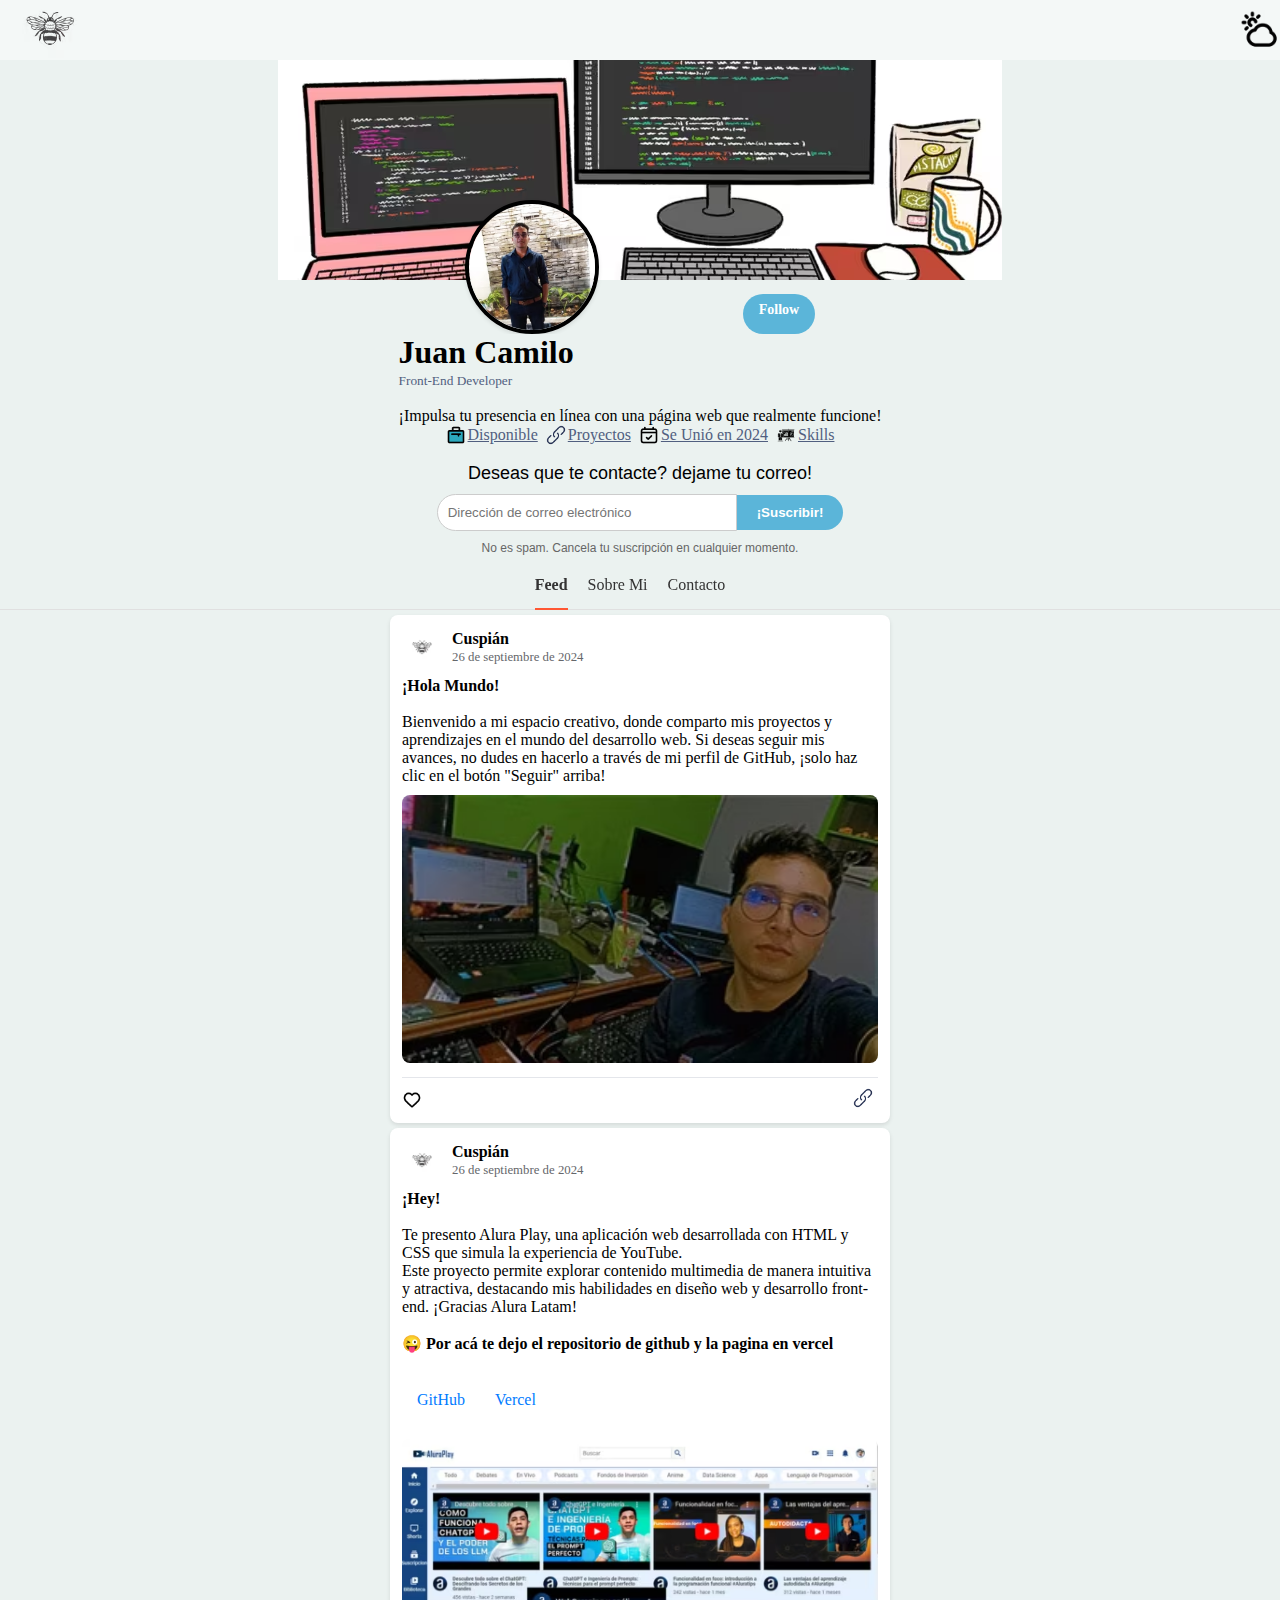
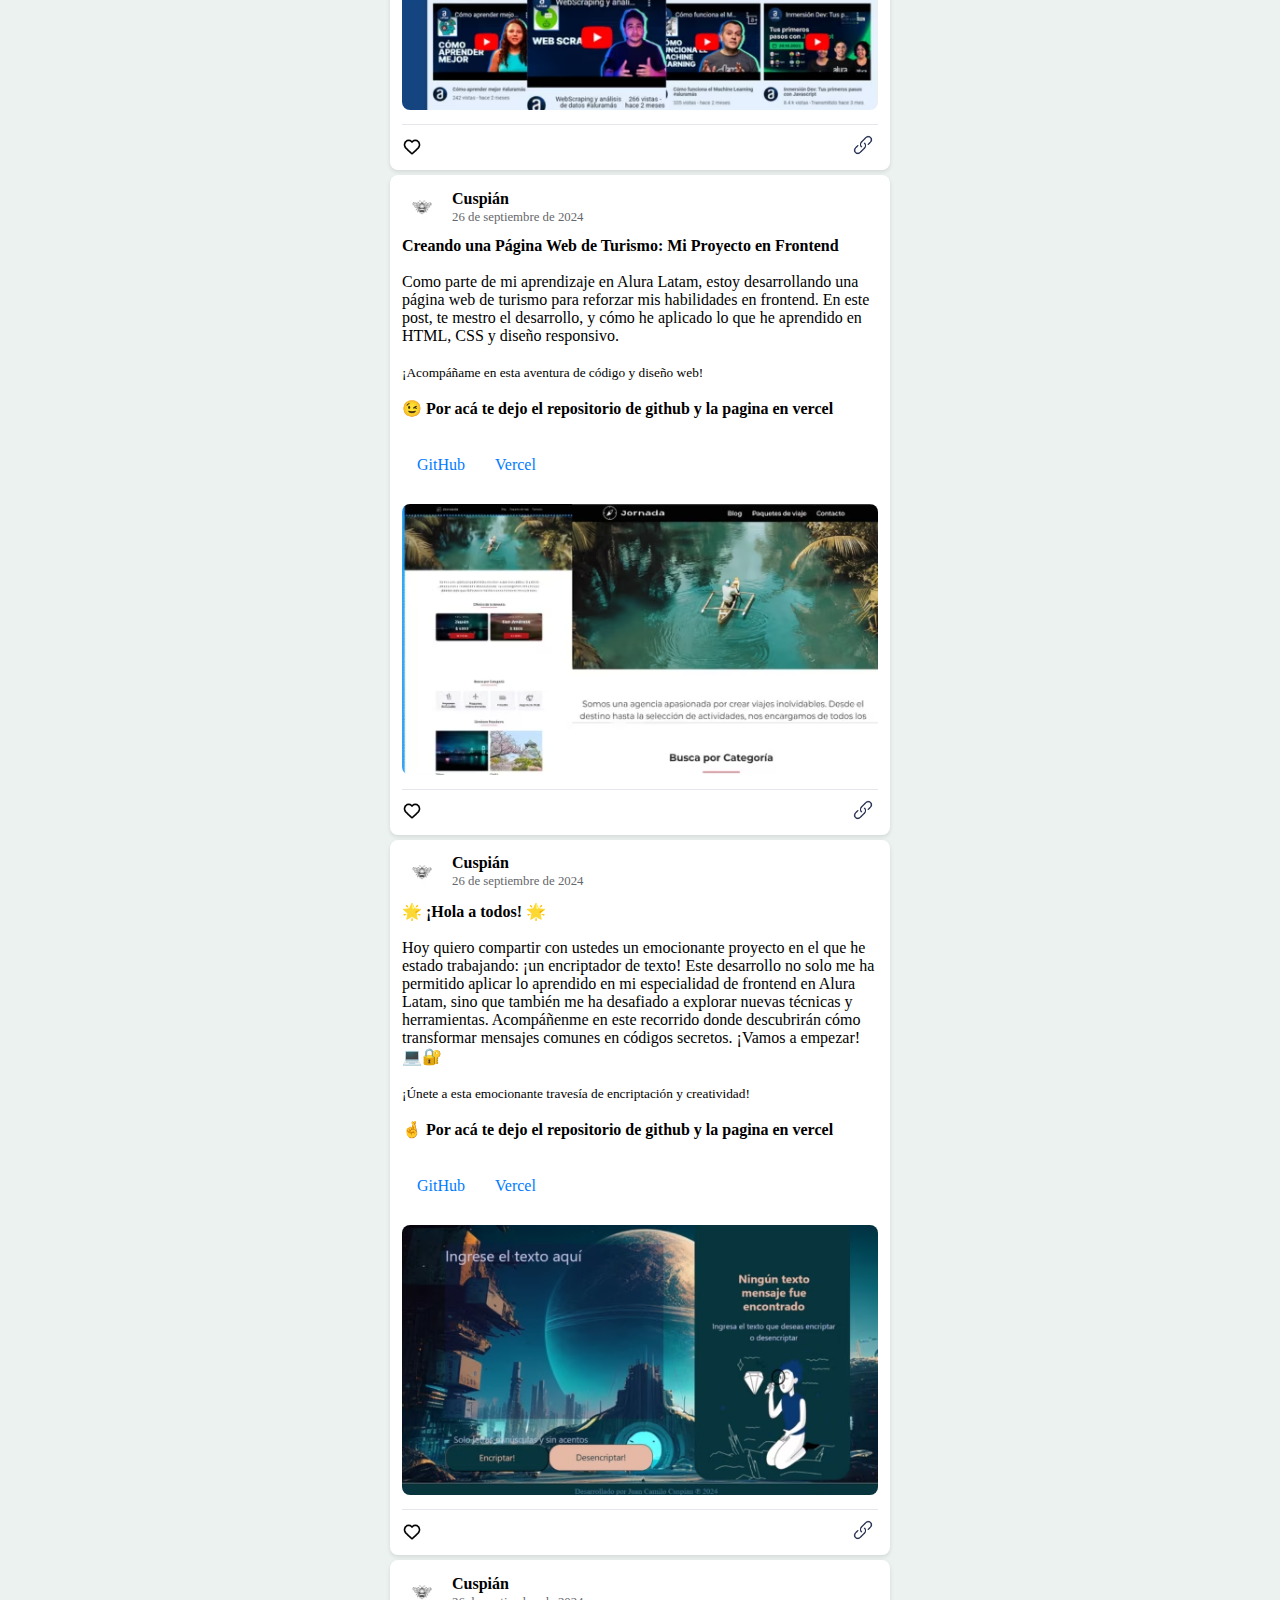
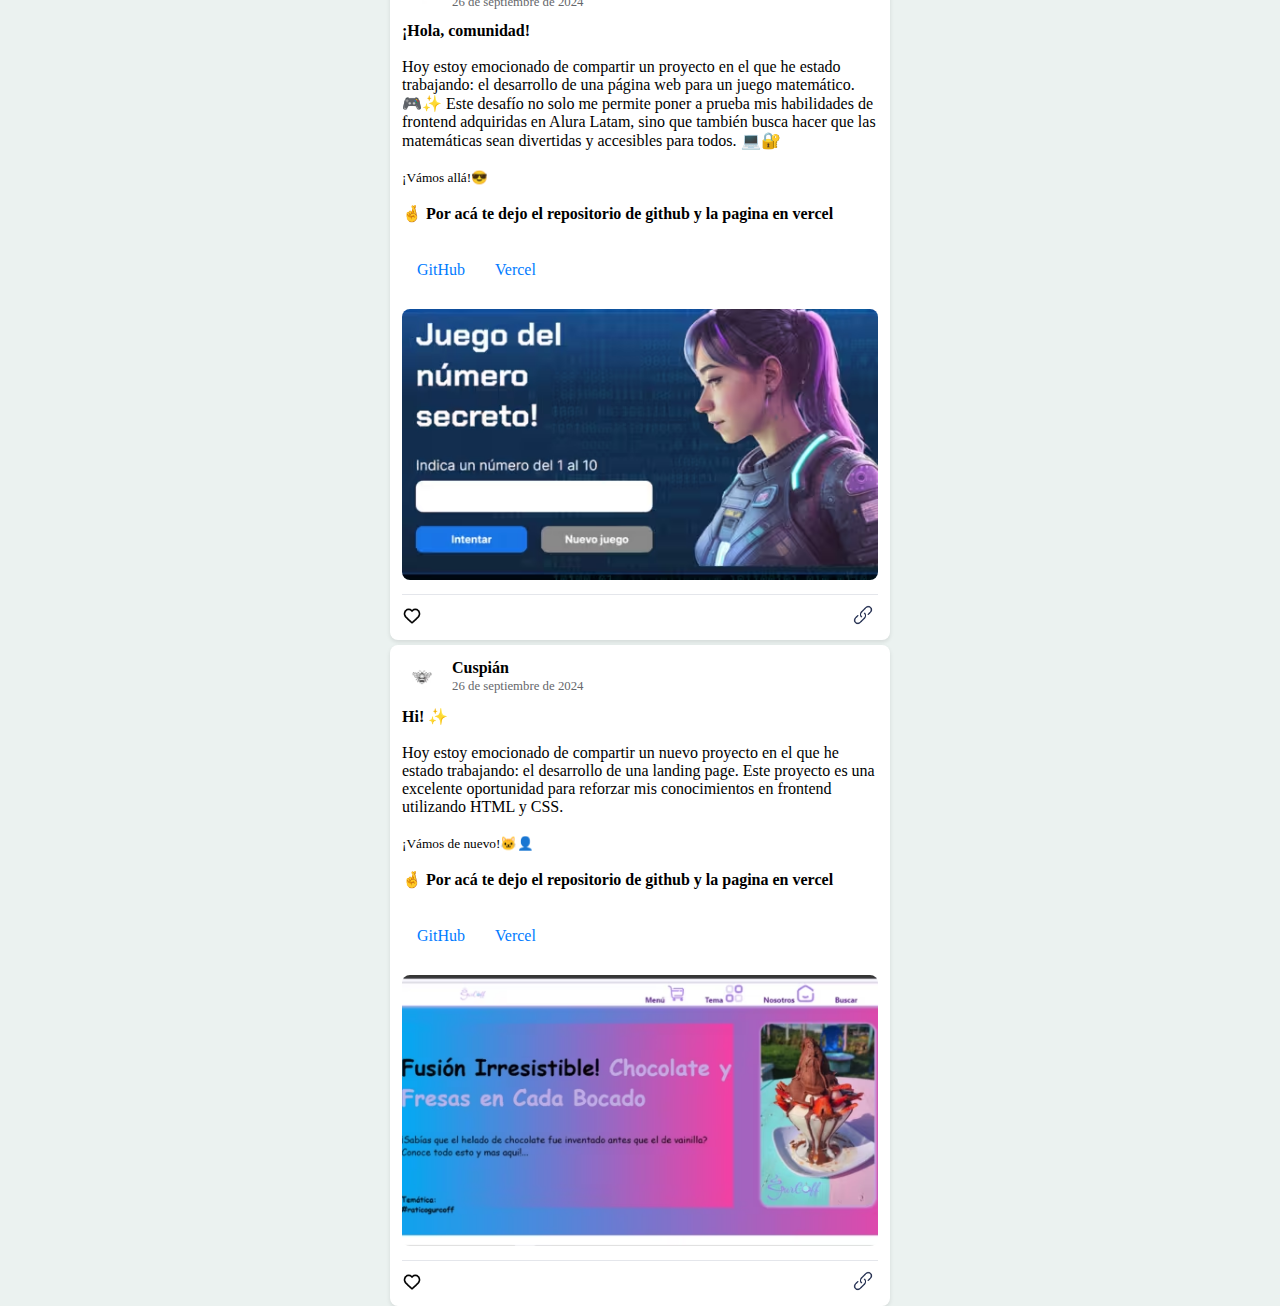
<file: index.html>
<!DOCTYPE html>
<html lang="es">
<head>
    <meta charset="UTF-8">
    <meta name="viewport" content="width=device-width, initial-scale=1.0">
    <link rel="stylesheet" href="./assest/styles.css"> <!-- Cambié la ruta -->
    <title>Feed-JuanKa</title>
    <script src="https://code.jquery.com/jquery-3.6.0.min.js"></script> <!-- Incluye jQuery -->
</head>
<body>
    <!-- header -->
    <header class="wrap-logo">
        <div class="logo">
            <a href="/Index.html" ><img src="./img/avif/logo-camilo.avif" alt="logo-de-juanka"></a>
            <img class="tema" src="./img/avif/icono-tema.avif" alt="icono-tema-dia">
        </div>
    </header>
    <!-- seccion Banner -->
    <section class="banner">
        <div class="img-banner">
            <img src="./img/avif/banner.avif" alt="Banner image">
        </div>    
        <div class="profile-container">
            <div class="perfil">
                <img src="./img/avif/perfil.avif" alt="Imagen de perfil de Juan Camilo Cuspian" class="profile-pic">
                <a href="https://github.com/CamiloCuspian" target="_blank" class="follow-btn" aria-label="Sígueme en GitHub">Follow</a>
            </div>
        </div>
    </section>
    <section class="wrap-presentacion">
        <div class="presentacion">
            <h1>Juan Camilo</h1> 
            <small>Front-End Developer</small>
            <br>
            <br><p>¡Impulsa tu presencia en línea con una página web que realmente funcione!</p>
        </div>
    </section>
    <!-- nav -->
    <nav class="wrap-nav">
        <ul class="nav">
            <li>
                <a href="https://wa.me/qr/HKZDRAW62Q6KL1" target="_blank"><img width="20" src="./img/avif/job.avif" alt="Disponible">Disponible</a>
                <a href="/pages/feed.html" target="_blank"><img width="20" src="./img/avif/link.avif" alt="Proyectos">Proyectos</a>
                <a href="https://www.linkedin.com/in/juan-camilo-cuspian/" target="_blank"><img width="20" src="./img/avif/calendar.avif" alt="Se unió en 2024">Se Unió en 2024</a>
                <a href="/Index.html" target="_blank"><img width="20" src="./img/avif/office.avif" alt="Skills">Skills</a>
            </li>
        </ul>
    </nav>
    <br>
    <!-- box -->
    <div class="subscription-box">
        <p>Deseas que te contacte? dejame tu correo!</p>
        <form class="subscription-form">
            <input type="email" placeholder="Dirección de correo electrónico" required>
            <button type="submit">¡Suscribir!</button>
        </form>
        <small>No es spam. Cancela tu suscripción en cualquier momento.</small>
    </div>
    <!-- barra de navegacion -->
    <nav class="wrap-brr-nav">
        <ul class="brr-nav">
            <li><a href="#" id="feedLink" class="active" target="_blank">Feed</a></li>
            <li><a href="#" id="aboutLink" target="_blank">Sobre Mi</a></li>
            <li><a href="#" id="contactLink" target="_blank">Contacto</a></li>
            <!-- <li><a href="#" id="guestbookLink"></a></li> -->
        </ul>
    </nav>
    <!-- Aquí se cargará el contenido dinámico -->
    <div id="dynamic-content">
        <!-- Contenido inicial que puede cambiar dinámicamente -->
        <section class="wrap-post">
            <div class="post">
                <div class="post-header">
                    <img src="./img/avif/logo-camilo.avif" alt="Avatar" class="avatar">
                    <div class="user-info">
                        <span class="username">Cuspián</span>
                        <span class="post-date">26 de septiembre de 2024</span>
                    </div>
                </div>
                <div class="post-content">
                    <strong>¡Hola Mundo!</strong>
                    <br>
                    <br><p>Bienvenido a mi espacio creativo, donde comparto mis proyectos y aprendizajes en el mundo del desarrollo web. Si deseas seguir mis avances, no dudes en hacerlo a través de mi perfil de GitHub, ¡solo haz clic en el botón "Seguir" arriba!</p>
                </div>
                <img src="./img/avif/Snapchat.avif" alt="Imagen del post" class="post-image">
                <div class="post-actions">
                    <button id="likeButton" class="likeButton action-button">
                        <img src="./img/avif/heart.avif" alt="Like">
                    </button>
                    <button class="action-button">
                        <a href="https://www.linkedin.com/in/juan-camilo-cuspian/" target="_blank"><img src="./img/avif/link.avif" alt="Comment"></a>
                    </button>
                </div>
            </div>
        </section>
        <section class="wrap-post">
            <div class="post">
                <div class="post-header">
                    <img src="./img/avif/logo-camilo.avif" alt="Avatar" class="avatar">
                    <div class="user-info">
                        <span class="username">Cuspián</span>
                        <span class="post-date">26 de septiembre de 2024</span>
                    </div>
                </div>
                <div class="post-content">
                    <strong>¡Hey!</strong><br>
                    <br><p>Te presento Alura Play, una aplicación web desarrollada con HTML y CSS que simula la experiencia de YouTube.<br> Este proyecto permite explorar contenido multimedia de manera intuitiva y atractiva, destacando mis habilidades en diseño web y desarrollo front-end. ¡Gracias Alura Latam!</p> <br>
                    <h4>😜 Por acá te dejo el repositorio de github y la pagina en vercel</h4> <br>
                    <ul class="link-list">
                        <li><a href="https://github.com/CamiloCuspian/challenge-alura-play" target="_blank">GitHub</a></li>
                        <li><a href="https://challenge-alura-play.vercel.app/" target="_blank">Vercel</a></li>
                    </ul>
                </div>
                <img src="./img/avif/alura.avif" alt="Imagen del post" class="post-image">
                <div class="post-actions">
                    <button id="likeButton" class="likeButton action-button">
                        <img src="./img/avif/heart.avif" alt="Like">
                    </button>
                    <button class="action-button">
                        <a href="https://www.linkedin.com/in/juan-camilo-cuspian/" target="_blank" aria-label="Perfil de LinkedIn">
                            <img src="./img/avif/link.avif" alt="Enlace a mi perfil de LinkedIn">
                        </a>
                        
                    </button>
                </div>
            </div>
        </section>
        <section class="wrap-post">
            <div class="post">
                <div class="post-header">
                    <img src="./img/avif/logo-camilo.avif" alt="Avatar" class="avatar">
                    <div class="user-info">
                        <span class="username">Cuspián</span>
                        <span class="post-date">26 de septiembre de 2024</span>
                    </div>
                </div>
                <div class="post-content">
                    <strong>Creando una Página Web de Turismo: Mi Proyecto en Frontend</strong><br>
                    <br><p>Como parte de mi aprendizaje en Alura Latam, estoy desarrollando una página web de turismo para reforzar mis habilidades en frontend. En este post, te mestro el desarrollo, y cómo he aplicado lo que he aprendido en HTML, CSS y diseño responsivo. <br><br> <small> ¡Acompáñame en esta aventura de código y diseño web!</small></p> <br>
                    <h4>😉 Por acá te dejo el repositorio de github y la pagina en vercel</h4> <br>
                    <ul class="link-list">
                        <li><a href="https://github.com/CamiloCuspian/pagina-turismo" target="_blank">GitHub</a></li>
                        <li><a href="https://pagina-turismo-pi.vercel.app/" target="_blank">Vercel</a></li>
                    </ul>
                </div>
                <img src="./img/avif/turismo.avif" alt="Imagen del post" class="post-image">
                <div class="post-actions">
                    <button id="likeButton" class="likeButton action-button">
                        <img src="./img/avif/heart.avif" alt="Like">
                    </button>
                    <button class="action-button">
                        <a href="https://www.linkedin.com/in/juan-camilo-cuspian/" target="_blank" aria-label="Perfil de LinkedIn">
                            <img src="./img/avif/link.avif" alt="Enlace a mi perfil de LinkedIn">
                        </a>
                        
                    </button>
                </div>
            </div>
        </section>
        <section class="wrap-post">
            <div class="post">
                <div class="post-header">
                    <img src="./img/avif/logo-camilo.avif" alt="Avatar" class="avatar">
                    <div class="user-info">
                        <span class="username">Cuspián</span>
                        <span class="post-date">26 de septiembre de 2024</span>
                    </div>
                </div>
                <div class="post-content">
                    <strong>🌟 ¡Hola a todos! 🌟</strong><br>
                    <br><p>Hoy quiero compartir con ustedes un emocionante proyecto en el que he estado trabajando: ¡un encriptador de texto! Este desarrollo no solo me ha permitido aplicar lo aprendido en mi especialidad de frontend en Alura Latam, sino que también me ha desafiado a explorar nuevas técnicas y herramientas. Acompáñenme en este recorrido donde descubrirán cómo transformar mensajes comunes en códigos secretos. ¡Vamos a empezar! 💻🔐 <br><br> <small>¡Únete a esta emocionante travesía de encriptación y creatividad!</small></p> <br>
                    <h4>🤞 Por acá te dejo el repositorio de github y la pagina en vercel</h4> <br>
                    <ul class="link-list">
                        <li><a href="https://github.com/CamiloCuspian/Encriptador-de-texto" target="_blank">GitHub</a></li>
                        <li><a href="https://encriptador-de-texto-six.vercel.app/" target="_blank">Vercel</a></li>
                    </ul>
                </div>
                <img src="./img/avif/encriptador.avif" alt="Imagen del post" class="post-image">
                <div class="post-actions">
                    <button id="likeButton" class="likeButton action-button">
                        <img src="./img/avif/heart.avif" alt="Like">
                    </button>
                    <button class="action-button">
                        <a href="https://www.linkedin.com/in/juan-camilo-cuspian/" target="_blank" aria-label="Perfil de LinkedIn">
                            <img src="./img/avif/link.avif" alt="Enlace a mi perfil de LinkedIn">
                        </a>
                        
                    </button>
                </div>
            </div>
        </section>
        <section class="wrap-post">
            <div class="post">
                <div class="post-header">
                    <img src="./img/avif/logo-camilo.avif" alt="Avatar" class="avatar">
                    <div class="user-info">
                        <span class="username">Cuspián</span>
                        <span class="post-date">26 de septiembre de 2024</span>
                    </div>
                </div>
                <div class="post-content">
                    <strong>¡Hola, comunidad!</strong><br>
                    <br><p>Hoy estoy emocionado de compartir un proyecto en el que he estado trabajando: el desarrollo de una página web para un juego matemático. 🎮✨ Este desafío no solo me permite poner a prueba mis habilidades de frontend adquiridas en Alura Latam, sino que también busca hacer que las matemáticas sean divertidas y accesibles para todos.  💻🔐 <br><br> <small>¡Vámos allá!😎</small></p> <br>
                    <h4>🤞 Por acá te dejo el repositorio de github y la pagina en vercel</h4> <br>
                    <ul class="link-list">
                        <li><a href="https://github.com/CamiloCuspian/Juego-Numero-Secreto" target="_blank">GitHub</a></li>
                        <li><a href="https://encriptador-de-texto-six.vercel.app/" target="_blank">Vercel</a></li>
                    </ul>
                </div>
                <img src="./img/avif/juego-secreto.avif" alt="Imagen del post" class="post-image">
                <div class="post-actions">
                    <button id="likeButton" class="likeButton action-button">
                        <img src="./img/avif/heart.avif" alt="Like">
                    </button>
                    <button class="action-button">
                        <a href="https://www.linkedin.com/in/juan-camilo-cuspian/" target="_blank" aria-label="Perfil de LinkedIn">
                            <img src="./img/avif/link.avif" alt="Enlace a mi perfil de LinkedIn">
                        </a>
                        
                    </button>
                </div>
            </div>
        </section>
        <section class="wrap-post">
            <div class="post">
                <div class="post-header">
                    <img src="./img/avif/logo-camilo.avif" alt="Avatar" class="avatar">
                    <div class="user-info">
                        <span class="username">Cuspián</span>
                        <span class="post-date">26 de septiembre de 2024</span>
                    </div>
                </div>
                <div class="post-content">
                    <strong>Hi! ✨ </strong><br>
                    <br><p>Hoy estoy emocionado de compartir un nuevo proyecto en el que he estado trabajando: el desarrollo de una landing page. Este proyecto es una excelente oportunidad para reforzar mis conocimientos en frontend utilizando HTML y CSS.<br><br> <small>¡Vámos de nuevo!🐱‍👤</small></p> <br>
                    <h4>🤞 Por acá te dejo el repositorio de github y la pagina en vercel</h4> <br>
                    <ul class="link-list">
                        <li><a href="https://github.com/CamiloCuspian/Landing-Page-Gurfcof" target="_blank">GitHub</a></li>
                        <li><a href="https://landing-page-gurfcof.vercel.app/" target="_blank">Vercel</a></li>
                    </ul>
                </div>
                <img src="./img/avif/gurcof.avif" alt="Imagen del post" class="post-image">
                <div class="post-actions">
                    <button id="likeButton" class=" action-button">
                        <img src="./img/avif/heart.avif" alt="Like">
                    </button>
                    <button class="action-button">
                        <a href="https://www.linkedin.com/in/juan-camilo-cuspian/" target="_blank" aria-label="Perfil de LinkedIn">
                            <img src="./img/avif/link.avif" alt="Enlace a mi perfil de LinkedIn">
                        </a>
                        
                    </button>
                </div>
            </div>
        </section>
    </div>
    <script src="./js/app.js"></script>
</body>
</html>
</file>
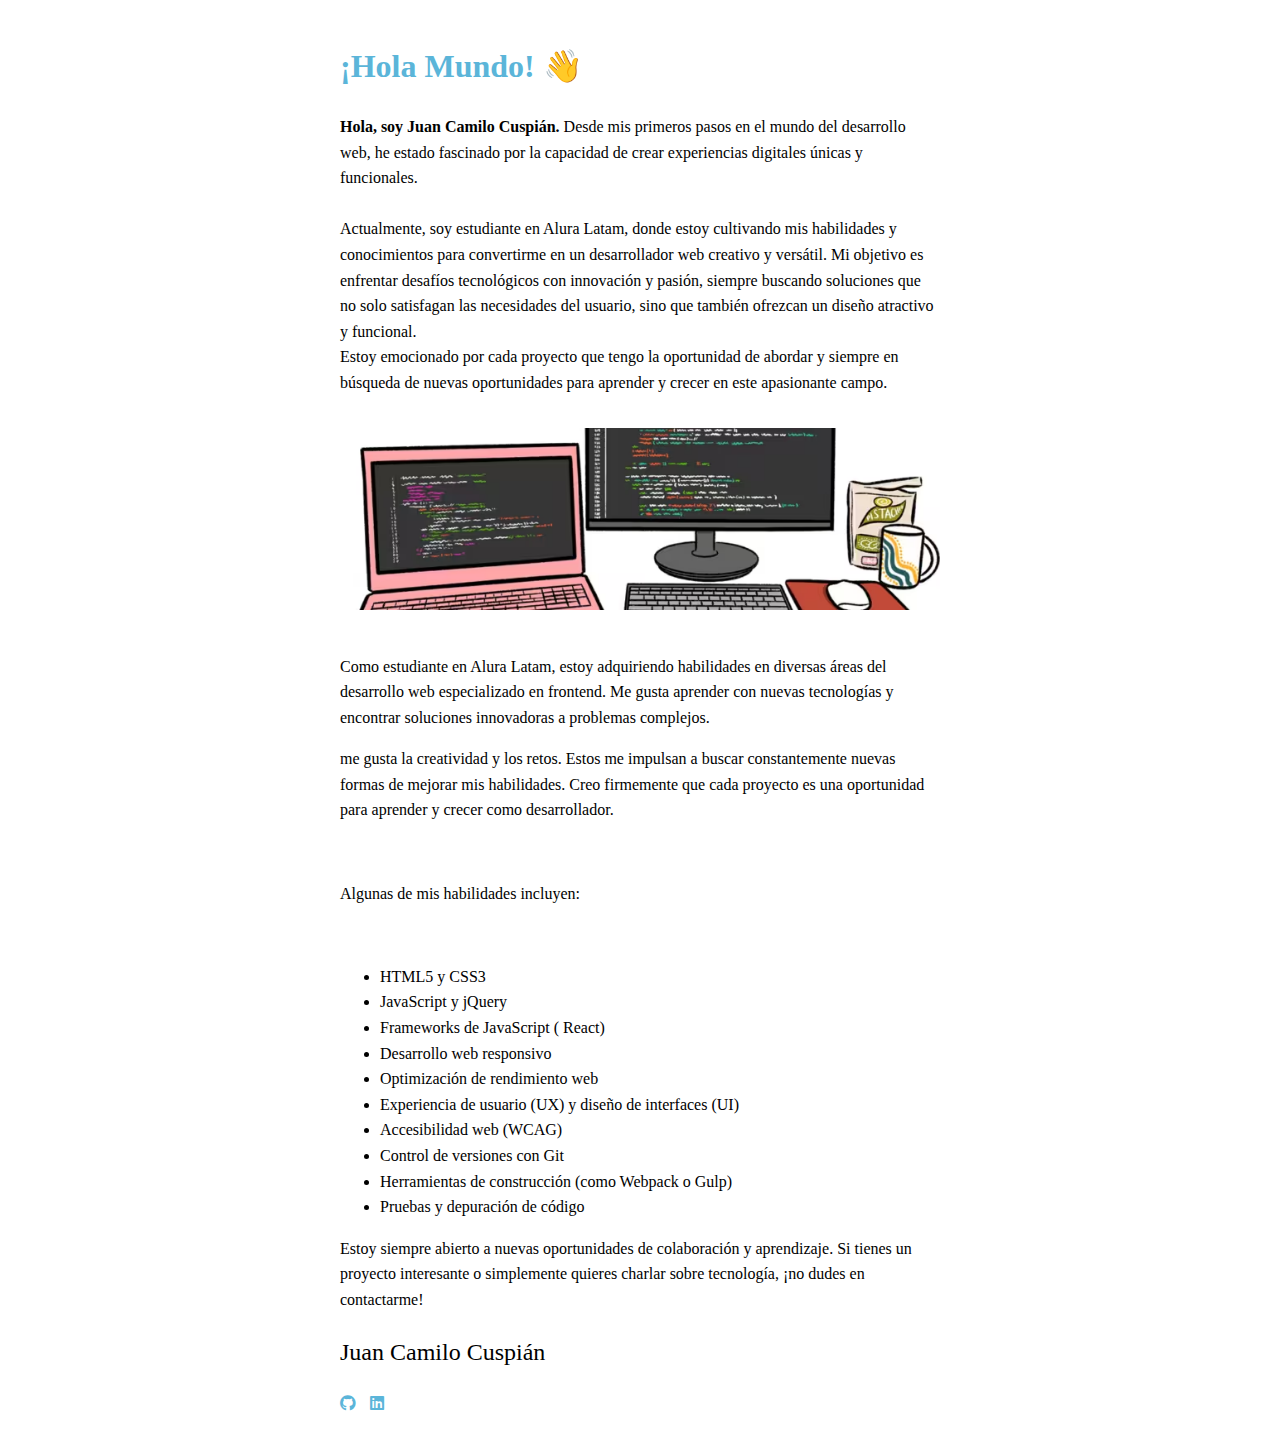
<file: about.html>
<!DOCTYPE html>
<html lang="es">
<head>
    <meta charset="UTF-8">
    <meta name="viewport" content="width=device-width, initial-scale=1.0">
    <link rel="stylesheet" href="./about.css"> <!-- Cambié la ruta -->
    <link rel="stylesheet" href="https://cdnjs.cloudflare.com/ajax/libs/font-awesome/5.15.3/css/all.min.css">
    <title>About Juan Camilo</title> <!-- Añadí un título más descriptivo -->
</head>
<body>
<section class="about">
    <h1>¡Hola Mundo! 👋</h1>
    
    <p> <b>Hola, soy Juan Camilo Cuspián.</b> Desde mis primeros pasos en el mundo del desarrollo web, he estado fascinado por la capacidad de crear experiencias digitales únicas y funcionales.<br>
        <br>  Actualmente, soy estudiante en Alura Latam, donde estoy cultivando mis habilidades y conocimientos para convertirme en un desarrollador web creativo y versátil. Mi objetivo es enfrentar desafíos tecnológicos con innovación y pasión, siempre buscando soluciones que no solo satisfagan las necesidades del usuario, sino que también ofrezcan un diseño atractivo y funcional.<br>  Estoy emocionado por cada proyecto que tengo la oportunidad de abordar y siempre en búsqueda de nuevas oportunidades para aprender y crecer en este apasionante campo.</p>

    <img class="imagen" src="./img/avif/banner.avif" alt="Juan Camilo Cuspiuan trabajando en un proyecto"> <!-- Verifica la ruta de la imagen -->

    <p>Como estudiante en Alura Latam, estoy adquiriendo habilidades en diversas áreas del desarrollo web especializado en frontend. Me gusta aprender con nuevas tecnologías y encontrar soluciones innovadoras a problemas complejos.</p>

    <p>me gusta la creatividad y los retos. Estos me impulsan a buscar constantemente nuevas formas de mejorar mis habilidades. Creo firmemente que cada proyecto es una oportunidad para aprender y crecer como desarrollador.</p>
        <br>
    <p>Algunas de mis habilidades incluyen:</p>
    <br>
    <ul>
        <li>HTML5 y CSS3</li>
        <li>JavaScript y jQuery</li>
        <li>Frameworks de JavaScript ( React)</li>
        <li>Desarrollo web responsivo</li>
        <li>Optimización de rendimiento web</li>
        <li>Experiencia de usuario (UX) y diseño de interfaces (UI)</li>
        <li>Accesibilidad web (WCAG)</li>
        <li>Control de versiones con Git</li>
        <li>Herramientas de construcción (como Webpack o Gulp)</li>
        <li>Pruebas y depuración de código</li>
    </ul>


    <p>Estoy siempre abierto a nuevas oportunidades de colaboración y aprendizaje. Si tienes un proyecto interesante o simplemente quieres charlar sobre tecnología, ¡no dudes en contactarme!</p>

    <div class="signature">Juan Camilo Cuspián</div>

    <div class="social-icons">
        <a href="https://github.com/CamiloCuspian" target="_blank" title="GitHub"><i class="fab fa-github"></i></a>
        <a href="https://www.linkedin.com/in/juan-camilo-cuspian/" target="_blank" title="LinkedIn"><i class="fab fa-linkedin"></i></a>
        <a href="#" title="Twitter"><i class=""></i></a>
    </div>
</section>
</body>
</html>
</file>
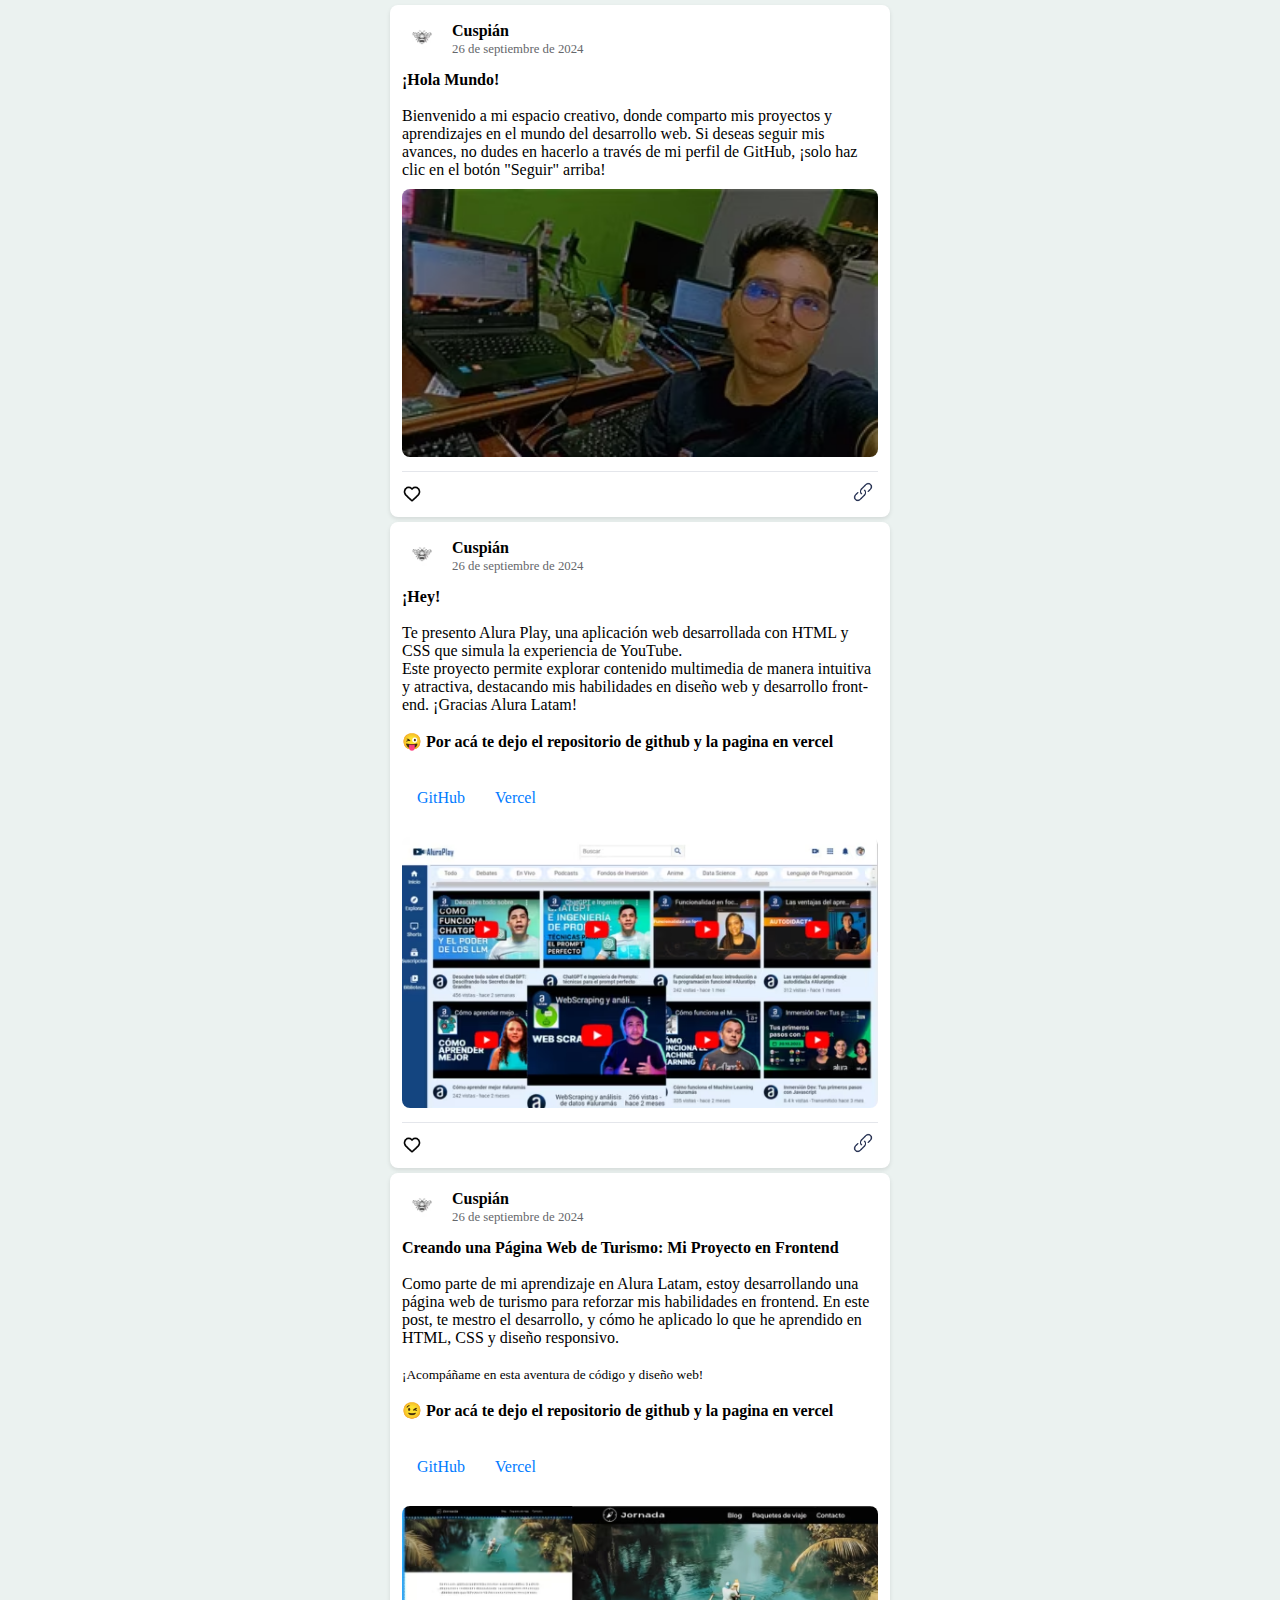
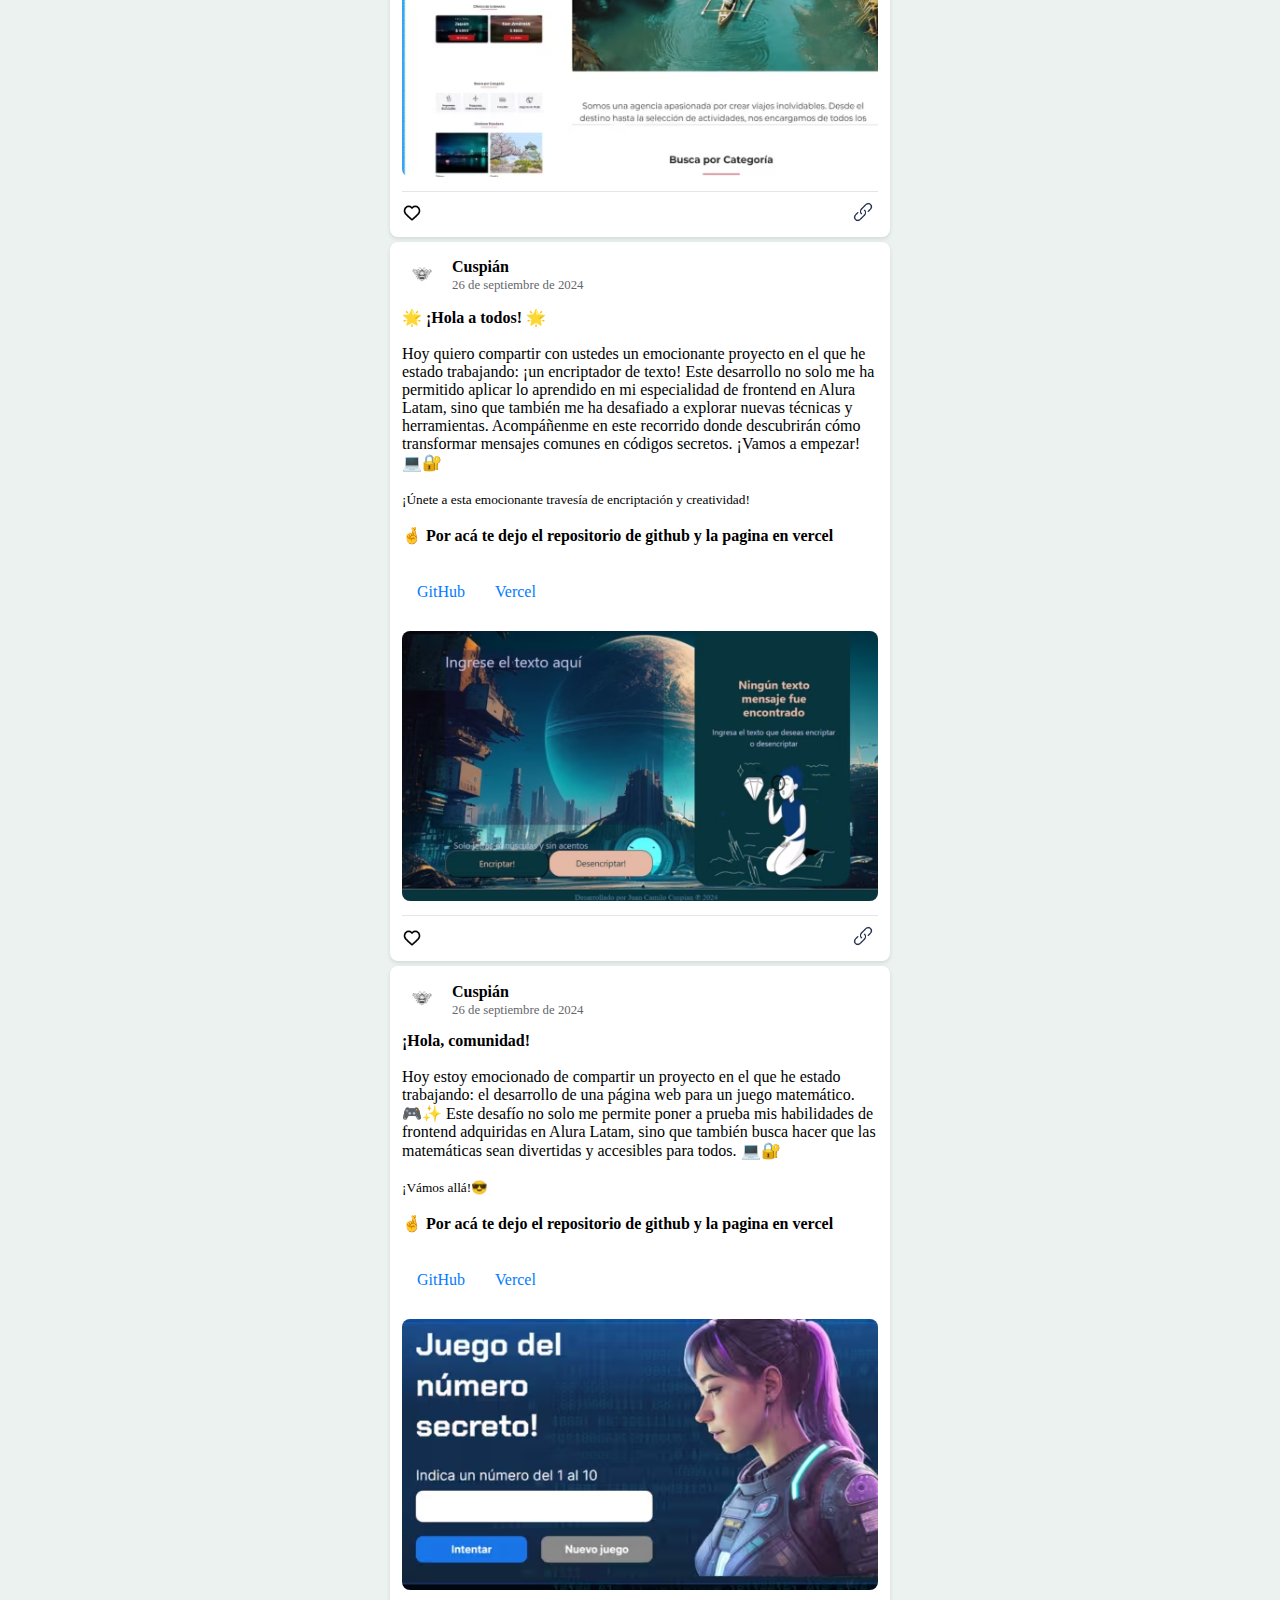
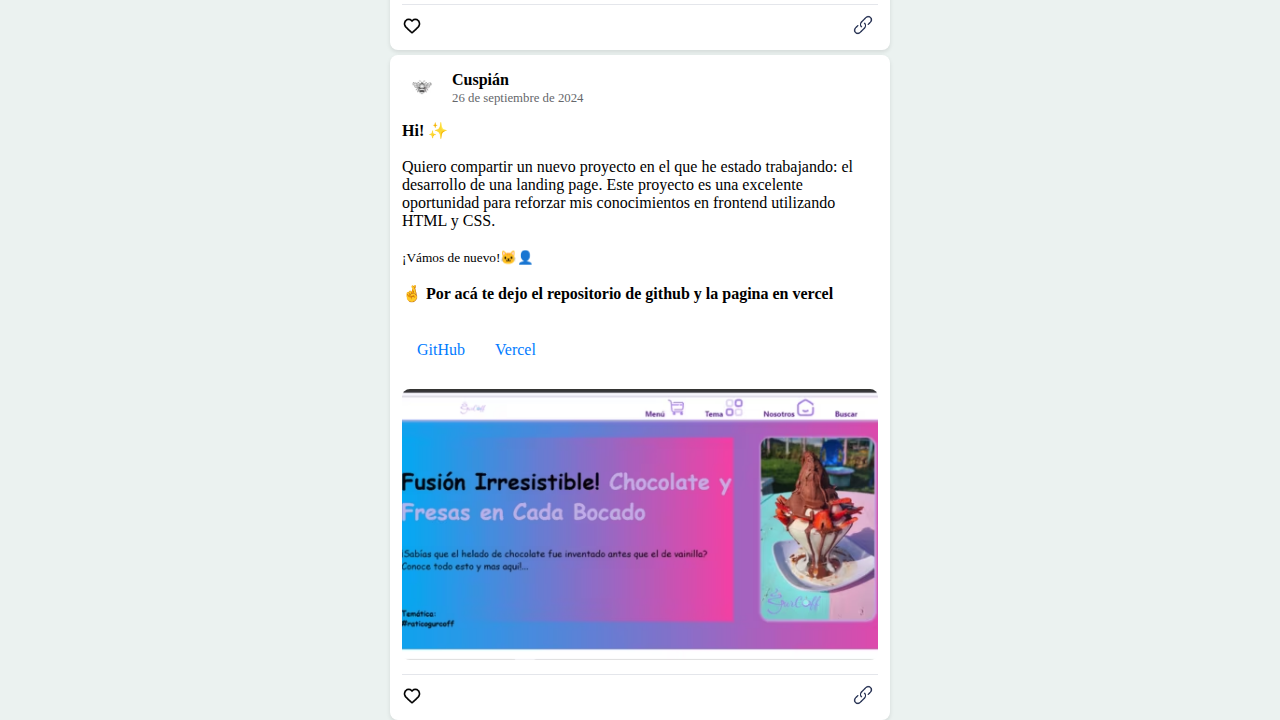
<file: pages/feed.html>
<!DOCTYPE html>
<html lang="en">
<head>
    <meta charset="UTF-8">
    <meta name="viewport" content="width=device-width, initial-scale=1.0">
    <link rel="stylesheet" href="/assest/styles.css">
    <title>feed</title>
</head>
<body>
    <section class="wrap-post">
        <div class="post">
            <div class="post-header">
                <a href="/index.html"><img src="/img/avif/logo-camilo.avif" alt="Avatar" class="avatar"></a>
                <div class="user-info">
                    <span class="username">Cuspián</span>
                    <span class="post-date">26 de septiembre de 2024</span>
                </div>
            </div>
            <div class="post-content">
                <strong>¡Hola Mundo!</strong>
                <br>
                <br><p>Bienvenido a mi espacio creativo, donde comparto mis proyectos y aprendizajes en el mundo del desarrollo web. Si deseas seguir mis avances, no dudes en hacerlo a través de mi perfil de GitHub, ¡solo haz clic en el botón "Seguir" arriba!</p>

            </div>
            <img src="/img/avif/Snapchat.avif" alt="Imagen del post" class="post-image">
            <div class="post-actions">
                <button id="likeButton" class="likeButton action-button">
                    <img src="/img/avif/heart.avif" alt="Like">
                </button>
                <button class="action-button">
                    <a href="https://www.linkedin.com/in/juan-camilo-cuspian/" target="_blank"><img src="/img/avif/link.avif" alt="Comment"></a>
                </button>
            </div>
        </div>
    </section>
    <section class="wrap-post">
        <div class="post">
            <div class="post-header">
                <a href="/index.html"><img src="/img/avif/logo-camilo.avif" alt="Avatar" class="avatar"></a>
                <div class="user-info">
                    <span class="username">Cuspián</span>
                    <span class="post-date">26 de septiembre de 2024</span>
                </div>
            </div>
            <div class="post-content">
                <strong>¡Hey!</strong><br>
                <br><p>Te presento Alura Play, una aplicación web desarrollada con HTML y CSS que simula la experiencia de YouTube.<br> Este proyecto permite explorar contenido multimedia de manera intuitiva y atractiva, destacando mis habilidades en diseño web y desarrollo front-end. ¡Gracias Alura Latam!</p> <br>
                <h4>😜 Por acá te dejo el repositorio de github y la pagina en vercel</h4> <br>
                <ul class="link-list">
                    <li><a href="https://github.com/CamiloCuspian/challenge-alura-play" target="_blank">GitHub</a></li>
                    <li><a href="https://challenge-alura-play.vercel.app/" target="_blank">Vercel</a></li>
                </ul>
            </div>
            <img src="/img/avif/alura.avif" alt="Imagen del post" class="post-image">
            <div class="post-actions">
                <button id="likeButton" class="likeButton action-button">
                    <img src="/img/avif/heart.avif" alt="Like">
                </button>
                <button class="action-button">
                    <a href="https://www.linkedin.com/in/juan-camilo-cuspian/" target="_blank" aria-label="Perfil de LinkedIn">
                        <img src="/img/avif/link.avif" alt="Enlace a mi perfil de LinkedIn">
                    </a>
                    
                </button>
            </div>
        </div>
    </section>
    <section class="wrap-post">
        <div class="post">
            <div class="post-header">
                <a href="/index.html"><img src="/img/avif/logo-camilo.avif" alt="Avatar" class="avatar"></a>
                <div class="user-info">
                    <span class="username">Cuspián</span>
                    <span class="post-date">26 de septiembre de 2024</span>
                </div>
            </div>
            <div class="post-content">
                <strong>Creando una Página Web de Turismo: Mi Proyecto en Frontend</strong><br>
                <br><p>Como parte de mi aprendizaje en Alura Latam, estoy desarrollando una página web de turismo para reforzar mis habilidades en frontend. En este post, te mestro el desarrollo, y cómo he aplicado lo que he aprendido en HTML, CSS y diseño responsivo. <br><br> <small> ¡Acompáñame en esta aventura de código y diseño web!</small></p> <br>
                <h4>😉 Por acá te dejo el repositorio de github y la pagina en vercel</h4> <br>
                <ul class="link-list">
                    <li><a href="https://github.com/CamiloCuspian/pagina-turismo" target="_blank">GitHub</a></li>
                    <li><a href="https://pagina-turismo-pi.vercel.app/" target="_blank">Vercel</a></li>
                </ul>
            </div>
            <img src="/img/avif/turismo.avif" alt="Imagen del post" class="post-image">
            <div class="post-actions">
                <button id="likeButton" class="likeButton action-button">
                    <img src="/img/avif/heart.avif" alt="Like">
                </button>
                <button class="action-button">
                    <a href="https://www.linkedin.com/in/juan-camilo-cuspian/" target="_blank" aria-label="Perfil de LinkedIn">
                        <img src="/img/avif/link.avif" alt="Enlace a mi perfil de LinkedIn">
                    </a>
                    
                </button>
            </div>
        </div>
    </section>
    <section class="wrap-post">
        <div class="post">
            <div class="post-header">
                <a href="/index.html"><img src="/img/avif/logo-camilo.avif" alt="Avatar" class="avatar"></a>
                <div class="user-info">
                    <span class="username">Cuspián</span>
                    <span class="post-date">26 de septiembre de 2024</span>
                </div>
            </div>
            <div class="post-content">
                <strong>🌟 ¡Hola a todos! 🌟</strong><br>
                <br><p>Hoy quiero compartir con ustedes un emocionante proyecto en el que he estado trabajando: ¡un encriptador de texto! Este desarrollo no solo me ha permitido aplicar lo aprendido en mi especialidad de frontend en Alura Latam, sino que también me ha desafiado a explorar nuevas técnicas y herramientas. Acompáñenme en este recorrido donde descubrirán cómo transformar mensajes comunes en códigos secretos. ¡Vamos a empezar! 💻🔐 <br><br> <small>¡Únete a esta emocionante travesía de encriptación y creatividad!</small></p> <br>
                <h4>🤞 Por acá te dejo el repositorio de github y la pagina en vercel</h4> <br>
                <ul class="link-list">
                    <li><a href="https://github.com/CamiloCuspian/Encriptador-de-texto" target="_blank">GitHub</a></li>
                    <li><a href="https://encriptador-de-texto-six.vercel.app/" target="_blank">Vercel</a></li>
                </ul>
            </div>
            <img src="/img/avif/encriptador.avif" alt="Imagen del post" class="post-image">
            <div class="post-actions">
                <button id="likeButton" class="likeButton action-button">
                    <img src="/img/avif/heart.avif" alt="Like">
                </button>
                <button class="action-button">
                    <a href="https://www.linkedin.com/in/juan-camilo-cuspian/" target="_blank" aria-label="Perfil de LinkedIn">
                        <img src="/img/avif/link.avif" alt="Enlace a mi perfil de LinkedIn">
                    </a>
                    
                </button>
            </div>
        </div>
    </section>
    <section class="wrap-post">
        <div class="post">
            <div class="post-header">
                <a href="/index.html"><img src="/img/avif/logo-camilo.avif" alt="Avatar" class="avatar"></a>
                <div class="user-info">
                    <span class="username">Cuspián</span>
                    <span class="post-date">26 de septiembre de 2024</span>
                </div>
            </div>
            <div class="post-content">
                <strong>¡Hola, comunidad!</strong><br>
                <br><p>Hoy estoy emocionado de compartir un proyecto en el que he estado trabajando: el desarrollo de una página web para un juego matemático. 🎮✨ Este desafío no solo me permite poner a prueba mis habilidades de frontend adquiridas en Alura Latam, sino que también busca hacer que las matemáticas sean divertidas y accesibles para todos.  💻🔐 <br><br> <small>¡Vámos allá!😎</small></p> <br>
                <h4>🤞 Por acá te dejo el repositorio de github y la pagina en vercel</h4> <br>
                <ul class="link-list">
                    <li><a href="https://github.com/CamiloCuspian/Juego-Numero-Secreto" target="_blank">GitHub</a></li>
                    <li><a href="https://encriptador-de-texto-six.vercel.app/" target="_blank">Vercel</a></li>
                </ul>
            </div>
            <img src="/img/avif/juego-secreto.avif" alt="Imagen del post" class="post-image">
            <div class="post-actions">
                <button id="likeButton" class="likeButton action-button">
                    <img src="/img/avif/heart.avif" alt="Like">
                </button>
                <button class="likeButton action-button">
                    <a href="https://www.linkedin.com/in/juan-camilo-cuspian/" target="_blank" aria-label="Perfil de LinkedIn">
                        <img src="/img/avif/link.avif" alt="Enlace a mi perfil de LinkedIn">
                    </a>
                    
                </button>
            </div>
        </div>
    </section>
    <section class="wrap-post">
        <div class="post">
            <div class="post-header">
                <a href="/index.html"><img src="/img/avif/logo-camilo.avif" alt="Avatar" class="avatar"></a>
                <div class="user-info">
                    <span class="username">Cuspián</span>
                    <span class="post-date">26 de septiembre de 2024</span>
                </div>
            </div>
            <div class="post-content">
                <strong>Hi! ✨ </strong><br>
                <br><p>Quiero compartir un nuevo proyecto en el que he estado trabajando: el desarrollo de una landing page. Este proyecto es una excelente oportunidad para reforzar mis conocimientos en frontend utilizando HTML y CSS.<br><br> <small>¡Vámos de nuevo!🐱‍👤</small></p> <br>
                <h4>🤞 Por acá te dejo el repositorio de github y la pagina en vercel</h4> <br>
                <ul class="link-list">
                    <li><a href="https://github.com/CamiloCuspian/Landing-Page-Gurfcof" target="_blank">GitHub</a></li>
                    <li><a href="https://landing-page-gurfcof.vercel.app/" target="_blank">Vercel</a></li>
                </ul>
            </div>
            <img src="/img/avif/gurcof.avif" alt="Imagen del post" class="post-image">
            <div class="post-actions">
                <button id="likeButton" class="likeButton action-button">
                    <img src="/img/avif/heart.avif" alt="Like">
                </button>
                <button class="action-button">
                    <a href="https://www.linkedin.com/in/juan-camilo-cuspian/" target="_blank" aria-label="Perfil de LinkedIn">
                        <img src="/img/avif/link.avif" alt="Enlace a mi perfil de LinkedIn">
                    </a>
                    
                </button>
            </div>
        </div>
    </section>
    
    <script src="/js/app.js"></script>
</body>
</html>
</file>
<file: assest/styles.css>
:root{
    ---bgr:#EBF2F0;
    ---enlaces:#5BB5D9;
    ---ltr:#515F80;

    ---font-family: ;
}

*{
  padding: 0;
  margin: 0;
  box-sizing: border-box;
}

body{
  background-color: var(---bgr);
}

.logo{
  width: 100%;
  height: 60px;
  display: flex;
  justify-content: space-between;
  align-items: center;
  position: fixed;
  background-color: rgba(249, 250, 251, 0.65);
  top: 0;
}

.logo a img{
  max-width: 10vw;
}

.tema{
  width: 40px;
  height: 40px;
  margin-left: 10px;
}

.banner {
  margin-top: 60px;
  max-width: 350vw;
  height: auto;
  overflow: hidden;
  display: flex;
  justify-content: center;
  flex-direction: column;
}
.img-banner{
  display: flex;
  justify-content: center;
}
.banner img {
  height: auto;
  display: block;
}

.profile-container {
  max-width: 100%;
  bottom: 10px;
  display: flex;
  margin-top: -5rem;
  justify-content: space-around;
  
}
.perfil{
  align-items: flex-end;
  max-width: 100%;
  display: flex;
  
}

.profile-pic {
  margin-right: 4.5rem;
  width: 134px;
  height: 134px;
  border-radius: 50%;
  border: 4px solid black;
  box-shadow: 0 2px 4px rgba(0,0,0,0.1);
}

.follow-btn {
  margin-left: 4.5rem;
  background-color: var(---enlaces);
  color: white;
  padding: 8px 16px;
  border-radius: 9999px;
  text-decoration: none;
  font-weight: bold;
  font-size: 14px;
  transition: background-color 0.3s;
  height: 40px;
  max-width: 100px;
}

.follow-btn:hover {
  background-color: var(---ltr);
}


/* biografia */
.wrap-presentacion {
    display: flex;
    justify-content: center;
    align-items: center;
    flex-flow: row wrap;
    box-sizing: border-box;
}
.presentacion{
    font-family: var(---font-family);
}
.presentacion small{
    color: var(---ltr);
}
/* 3D*/
.skills{
    position: relative;
    width: 260px;
    height: 260px;
    display: flex;
    justify-content: center;
    align-items: center;
}

.skills li{
    position: absolute;
    left: 0;
    list-style: none;
    transform-origin: 130px;
    transition: 0.5s;
    transition-delay: calc(0.1s * var(--i));
    transform: rotate(0deg) translateX(100px);
}
.skills.active li {
    transform: rotate(calc(360deg / -8 * var(--i)));
}
.skills li a {
    display: flex;
    justify-content: center;
    align-items: center;
    width: 60px;
    height: 60px;
    font-size: 1.5em;
    border-radius: 50%;
    color: azure;
    transform: rotate(calc(360deg / -8 * var(--i)));
    color: transparent;
    transition: 1s;
    transition-delay: 0.5s;
}
.skills.active li a{
    color: var(--clr);
}
.skills li a::before{
    content: '';
    position: absolute;
    width: 20px;
    height: 2px;
    border-radius: 2px;
    background: var(--clr);
    transform: rotate(calc(var(--i) * 90deg) translate(0,25px));
    transition: height 0.5s, width 0.5s, transform 0.5s;
    transition-delay: 0s,0s,0s;
}
.skills.active li a::before{
    width: 60px;
    height: 60px;
    border: 2px solid var(--clr);
    box-sizing: border-box;
    background: #021526;
    transform: rotate(calc(var(--i) * 90deg) translate(0px,0px));
    transition: transform 0.5s, height 0.5s, width 0.5s;
    transition-delay: 1s,1s,1.5s;
    transform: rotate (135deg);
}
.skills.active li:hover a::before{
    background: var(--clr);
    color: #021526;
    box-shadow: 0 0 10px var(--clr),
    0 0 30px var(--clr),
    0 0 50px var(--clr);
}
.skills li a::after{
    content: '';
    position: absolute;
    left: 50px;
    width: 20px;
    height: 2px;
    background: var(--clr);
    z-index: -1;
    transform: rotate(calc(var(--i) * 0deg)) translate(15px,0px);
    transition: 0.5s;
    transition-delay: 0.5s;
}
.skills.active li a::after{
    left: 10px;
    width: 40px;
    transition-delay: 0.5s;
    transform: rotate(calc(var(--i) * 45deg)) translate(50px,0px);
}
.skills.active li:hover a ion-icon{
    position: relative;
    color: #021526;
    z-index: 100000;
}

.skills-wrap{
    position: absolute;
    max-width: 60px;
    height: 60px;
    color: bisque;
    display: flex;
    justify-content: center;
    align-items: center;
    z-index: 1000;
    border-radius: 50%;
    cursor: pointer;
    font-size: 2em;
    transition: 1.5s;
}
.skills.active .skills-wrap{
    transform: rotate(315deg);
}

/* sobre mi*/

.wrap-sobre-mi{
    display: flex;
    justify-content: center;
    align-items: center;
    max-width: 100%;
    background-color: var(---color-bgr-);
    margin-top: 1.5rem;
    color: var(---color-fuentes);
}
.sobre-mi{
    display: flex;
    flex-direction: column;
    justify-content: center;
    padding: 5rem 10rem;
    gap: 1rem;
    flex-flow: column wrap;
}
.sobre-mi h1{
    font-family: var(---fuente-ltr);
    font-size: 2.5rem;
}
.sobre-mi p{
    font-size: 1.5rem;
    font-family: var(---fuente-ltr);
}

/* nav */
.wrap-nav {
    display: flex;
    justify-content: center;
    align-items: center;
    max-width: 100%;
}

.wrap-nav ul li {
    list-style-type: none;
    display: flex;
    gap: 8px;
}
.wrap-nav ul li a{
    display: flex;
    flex-direction: row;
    flex-flow: row wrap;
    align-items: center;
    color: var(---ltr);
    gap: 2px;
}

/* barra de navegacion */

.brr-nav a {
  position: relative;
  display: inline-block;
  padding: 10px;
  text-decoration: none;
  color: #333; /* Color por defecto */
  font-size: 16px;
}

/* Pseudo-elemento para el subrayado animado */
.brr-nav a::after {
  content: '';
  position: absolute;
  width: 0;
  height: 2px;
  display: block;
  margin-top: 5px;
  right: 0;
  background: #ff5733; 
  transition: width 0.3s ease; 
}

/* Cuando está activo o al pasar el mouse, el subrayado aparece */
.brr-nav a.active::after, 
.brr-nav a:hover::after {
  width: 100%; 
  left: 0; 
  right: auto;
}

.wrap-brr-nav {
  border-bottom: 1px solid #e0e0e0;
  padding-bottom: 10px;
  display: flex;
  justify-content: center;
  margin-top: 1rem;
}
.brr-nav {
  list-style-type: none;
  padding: 0;
  margin: 0;
  display: flex;
}
.brr-nav li {
  margin-right: 20px;
  position: relative;
}
.brr-nav li a {
  text-decoration: none;
  color: #333;
  font-size: 16px;
  padding: 5px 0;
}
.active {
  color: #000;
  font-weight: bold;
}
.active::after {
  content: '';
  position: absolute;
  left: 0;
  bottom: -11px;
  width: 100%;
  height: 2px;
  background-color: var(---enlaces); 
}
/* box */

.subscription-box {
    text-align: center;
    font-family: Arial, sans-serif;
    max-width: 100%;
}

.subscription-box p {
    font-size: 18px;
    margin-bottom: 10px;
    
}

.subscription-form {
    display: inline-flex;
    justify-content: center;
    align-items: center;
}

.subscription-form input {
    padding: 10px;
    border: 1px solid #ccc;
    border-radius: 20px 0 0 20px;
    outline: none;
    width: 300px;
}

.subscription-form button {
    background-color: var(---enlaces);
    color: white;
    padding: 10px 20px;
    border: none;
    border-radius: 0 20px 20px 0;
    cursor: pointer;
    font-weight: bold;
}

.subscription-form button:hover {
    background-color: var(---ltr);
}

.subscription-box small {
    display: block;
    margin-top: 10px;
    font-size: 12px;
    color: #666;
}

/* post */
.wrap-post{
  display: flex;
  justify-content: center;
  align-items: center;
  margin-top: 5px;
  max-width: 100%;
}
.post {
  background-color: white;
  border-radius: 8px;
  box-shadow: 0 2px 4px rgba(0, 0, 0, 0.1);
  width: 500px;
  padding: 12px;
  
}
.link-list {
  list-style-type: none; 
  padding: 0;
  max-width: 300px; 
  display: flex;
}

.link-list li {
  margin: 10px 0;
}

.link-list a {
  text-decoration: none; 
  color: #007bff; 
  background-color: #fff; 
  padding: 10px 15px; 
  border-radius: 5px;
  transition: background-color 0.3s, color 0.3s;
  display: block; 
}

.link-list a:hover {
  background-color: #007bff; 
  color: #fff;
}

.post-header {
  display: flex;
  align-items: center;
  margin-bottom: 10px;
}
.avatar {
  width: 40px;
  height: 40px;
  border-radius: 50%;
  margin-right: 10px;
}
.user-info {
  display: flex;
  flex-direction: column;
}
.username {
  font-weight: bold;
  margin-bottom: 2px;
}
.post-date {
  font-size: 0.8em;
  color: #65676B;
}
.post-content {
  margin-bottom: 10px;
  font-family: var(---font-family);
}
.post-content ul li{
  list-style-type: none;

}
.post-image {
  width: 100%;
  border-radius: 8px;
  margin-bottom: 10px;
}

.post-actions {
  display: flex;
  justify-content: space-between;
  border-top: 1px solid #e4e6eb;
  padding-top: 10px;
}
.action-button {
  background: none;
  border: none;
  color: #65676B;
  font-size: 14px;
  cursor: pointer;
  display: flex;
  align-items: center;
}
.action-button img {
  width: 20px;
  height: 20px;
  margin-right: 5px;
}
.action-button {
background: none;
border: none;
color: #65676B;
font-size: 14px;
cursor: pointer;
display: flex;
align-items: center;
transition: color 0.3s ease;
}
.action-button img {
width: 20px;
height: 20px;
margin-right: 5px;
}
.action-button.liked {
color: #1877F2;  
}
</file>
<file: about.css>
body {
    display: flex;
    justify-content: center;
    width: 100vw;
    box-sizing: border-box;
    padding: 0%;
    margin: 0%;
    justify-content: center;
    flex-direction: column;
    
}


.about{
    font-family: cursive;
    line-height: 1.6;
    max-width: 600px;
    margin: 0 auto;
    padding: 20px;

}
h1 {
    color: #5BB5D9;
}
.imagen {
    max-width: 100%;
    height: auto;
    margin-bottom: 20px;
    margin-top: 1rem;
}
.signature {
    font-family: 'Brush Script MT', cursive;
    font-size: 24px;
    margin-top: 20px;
}
.social-icons {
    margin-top: 20px;
}
.social-icons a {
    margin-right: 10px;
    text-decoration: none;
    color: #5BB5D9;
}
</file>
